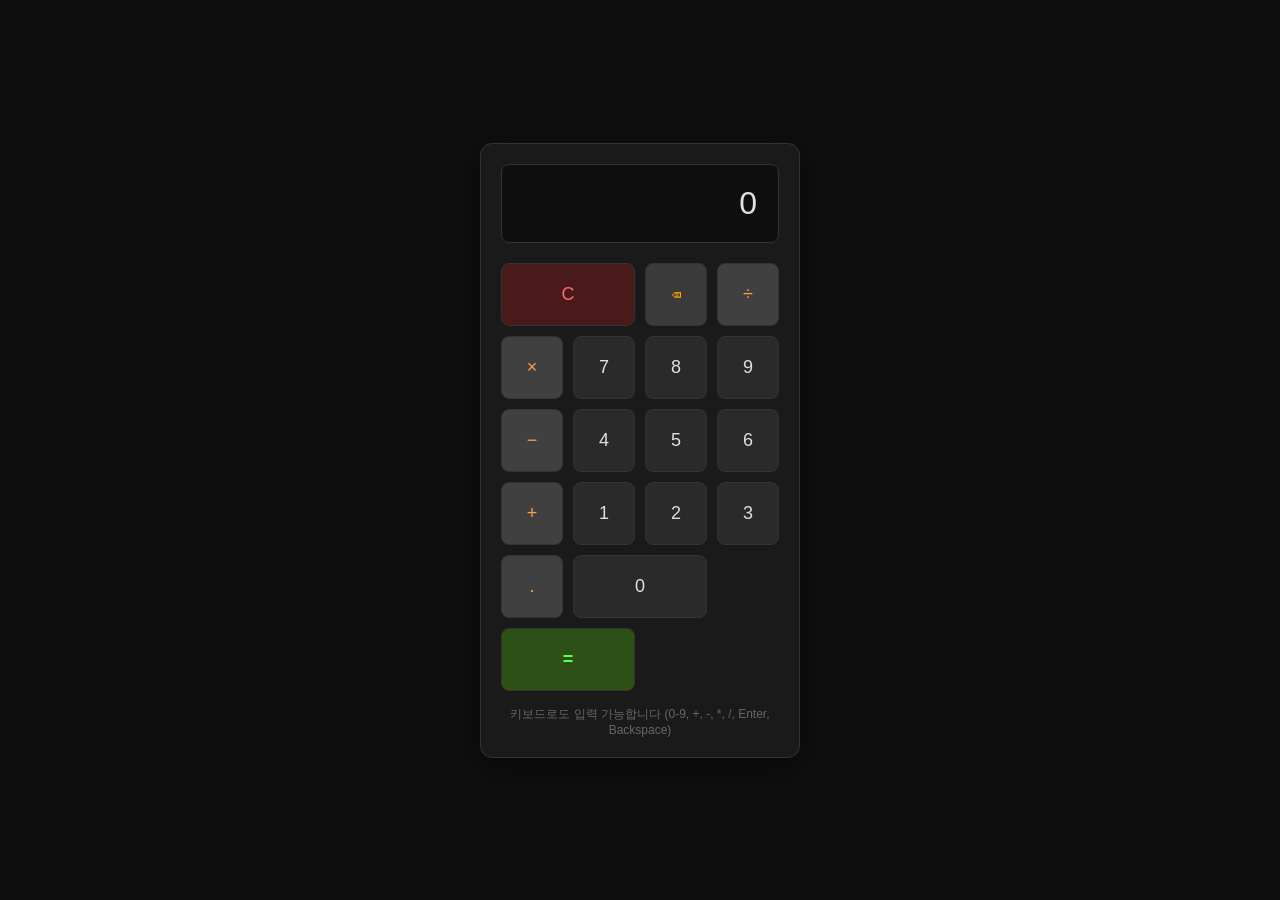
<file: calculator.html>
<!DOCTYPE html>
<html lang="ko">
<head>
    <meta charset="UTF-8">
    <meta name="viewport" content="width=device-width, initial-scale=1.0">
    <title>Simple Calculator</title>
    <style>
        * {
            margin: 0;
            padding: 0;
            box-sizing: border-box;
        }

        body {
            font-family: 'Segoe UI', Tahoma, Geneva, Verdana, sans-serif;
            background: #0f0f0f;
            min-height: 100vh;
            display: flex;
            justify-content: center;
            align-items: center;
            padding: 20px;
        }

        .calculator {
            background: #1a1a1a;
            border: 1px solid #333;
            border-radius: 12px;
            padding: 20px;
            width: 100%;
            max-width: 320px;
            box-shadow: 0 8px 32px rgba(0, 0, 0, 0.5);
        }

        .display {
            background: #0f0f0f;
            border: 1px solid #333;
            border-radius: 8px;
            padding: 20px;
            margin-bottom: 20px;
            text-align: right;
            color: #e0e0e0;
            font-size: 32px;
            font-weight: 300;
            word-wrap: break-word;
            word-break: break-all;
            min-height: 60px;
            display: flex;
            align-items: center;
            justify-content: flex-end;
            letter-spacing: 1px;
        }

        .buttons {
            display: grid;
            grid-template-columns: repeat(4, 1fr);
            gap: 10px;
        }

        button {
            padding: 20px;
            border: 1px solid #333;
            background: #252525;
            color: #e0e0e0;
            border-radius: 8px;
            font-size: 18px;
            font-weight: 500;
            cursor: pointer;
            transition: all 0.2s;
        }

        button:hover {
            background: #303030;
            border-color: #444;
        }

        button:active {
            transform: scale(0.95);
            background: #1f1f1f;
        }

        /* 숫자 버튼 */
        button.number {
            background: #2a2a2a;
        }

        button.number:hover {
            background: #353535;
        }

        /* 연산자 버튼 */
        button.operator {
            background: #404040;
            color: #ff9f43;
        }

        button.operator:hover {
            background: #4a4a4a;
            border-color: #555;
        }

        /* 특수 버튼 */
        button.equals {
            background: #2d5016;
            color: #5dff5d;
            grid-column: span 2;
            font-weight: 600;
        }

        button.equals:hover {
            background: #3a6b1f;
        }

        button.clear {
            background: #4a1a1a;
            color: #ff6b6b;
            grid-column: span 2;
        }

        button.clear:hover {
            background: #5a2a2a;
        }

        button.delete {
            background: #3a3a3a;
            color: #ffa500;
        }

        button.delete:hover {
            background: #454545;
        }

        .info {
            margin-top: 15px;
            text-align: center;
            font-size: 12px;
            color: #666;
        }
    </style>
</head>
<body>
    <div class="calculator">
        <div class="display" id="display">0</div>

        <div class="buttons">
            <!-- 첫 번째 줄 -->
            <button class="clear" onclick="clearDisplay()">C</button>
            <button class="delete" onclick="deleteLast()">⌫</button>
            <button class="operator" onclick="appendOperator('/')">÷</button>
            <button class="operator" onclick="appendOperator('*')">×</button>

            <!-- 두 번째 줄 -->
            <button class="number" onclick="appendNumber('7')">7</button>
            <button class="number" onclick="appendNumber('8')">8</button>
            <button class="number" onclick="appendNumber('9')">9</button>
            <button class="operator" onclick="appendOperator('-')">−</button>

            <!-- 세 번째 줄 -->
            <button class="number" onclick="appendNumber('4')">4</button>
            <button class="number" onclick="appendNumber('5')">5</button>
            <button class="number" onclick="appendNumber('6')">6</button>
            <button class="operator" onclick="appendOperator('+')">+</button>

            <!-- 네 번째 줄 -->
            <button class="number" onclick="appendNumber('1')">1</button>
            <button class="number" onclick="appendNumber('2')">2</button>
            <button class="number" onclick="appendNumber('3')">3</button>
            <button class="operator" onclick="appendOperator('.')" id="dotBtn">.</button>

            <!-- 다섯 번째 줄 -->
            <button class="number" onclick="appendNumber('0')" style="grid-column: span 2;">0</button>
            <button class="equals" onclick="calculate()">=</button>
        </div>

        <div class="info">
            키보드로도 입력 가능합니다 (0-9, +, -, *, /, Enter, Backspace)
        </div>
    </div>

    <script>
        const display = document.getElementById('display');
        const dotBtn = document.getElementById('dotBtn');
        let currentInput = '0';
        let previousInput = '';
        let operator = '';
        let shouldResetDisplay = false;

        // 숫자 입력
        function appendNumber(number) {
            if (shouldResetDisplay) {
                currentInput = number;
                shouldResetDisplay = false;
            } else {
                currentInput = currentInput === '0' ? number : currentInput + number;
            }
            updateDisplay();
        }

        // 연산자 입력
        function appendOperator(op) {
            if (op === '.') {
                if (!currentInput.includes('.')) {
                    currentInput += '.';
                }
            } else {
                if (previousInput && currentInput && operator) {
                    calculate();
                }
                previousInput = currentInput;
                operator = op;
                shouldResetDisplay = true;
                dotBtn.disabled = false;
            }
            updateDisplay();
        }

        // 계산
        function calculate() {
            if (!previousInput || !currentInput || !operator) return;

            let result;
            const prev = parseFloat(previousInput);
            const current = parseFloat(currentInput);

            switch (operator) {
                case '+':
                    result = prev + current;
                    break;
                case '-':
                    result = prev - current;
                    break;
                case '*':
                    result = prev * current;
                    break;
                case '/':
                    result = current !== 0 ? prev / current : 'Error';
                    break;
                default:
                    return;
            }

            currentInput = result.toString();
            previousInput = '';
            operator = '';
            shouldResetDisplay = true;
            dotBtn.disabled = false;
            updateDisplay();
        }

        // 초기화
        function clearDisplay() {
            currentInput = '0';
            previousInput = '';
            operator = '';
            shouldResetDisplay = false;
            dotBtn.disabled = false;
            updateDisplay();
        }

        // 마지막 글자 삭제
        function deleteLast() {
            if (currentInput.length > 1) {
                currentInput = currentInput.slice(0, -1);
            } else {
                currentInput = '0';
            }
            updateDisplay();
        }

        // 화면 업데이트
        function updateDisplay() {
            display.textContent = currentInput;
        }

        // 키보드 입력
        document.addEventListener('keydown', (e) => {
            const key = e.key;

            if (key >= '0' && key <= '9') {
                appendNumber(key);
            } else if (key === '+' || key === '-' || key === '*' || key === '/') {
                e.preventDefault();
                appendOperator(key);
            } else if (key === '.') {
                e.preventDefault();
                appendOperator('.');
            } else if (key === 'Enter') {
                e.preventDefault();
                calculate();
            } else if (key === 'Backspace') {
                e.preventDefault();
                deleteLast();
            } else if (key.toLowerCase() === 'c') {
                clearDisplay();
            }
        });

        // 초기 표시
        updateDisplay();
    </script>
</body>
</html>
</file>
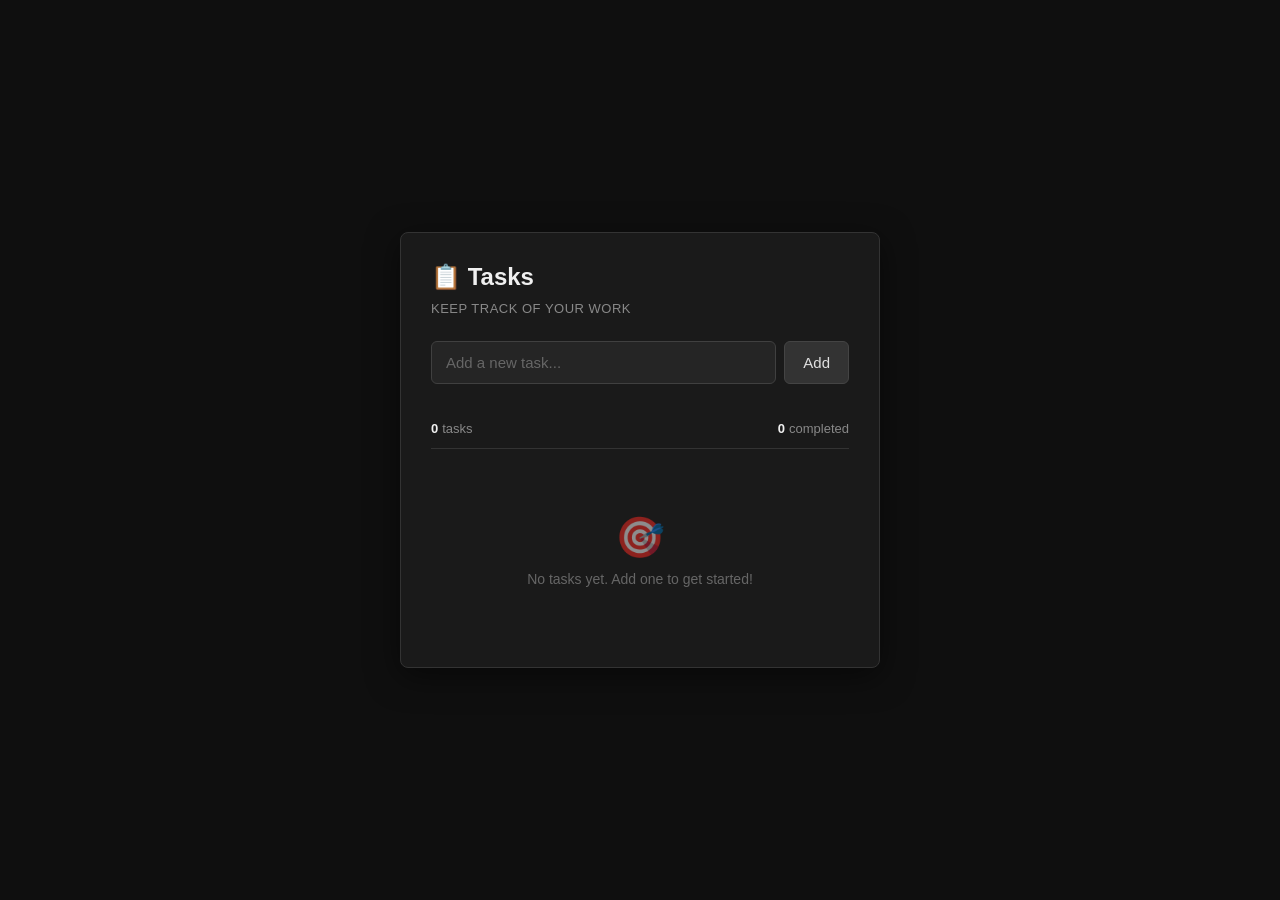
<file: todo-dark.html>
<!DOCTYPE html>
<html lang="ko">
<head>
    <meta charset="UTF-8">
    <meta name="viewport" content="width=device-width, initial-scale=1.0">
    <title>Todo List - Dark Theme</title>
    <style>
        * {
            margin: 0;
            padding: 0;
            box-sizing: border-box;
        }

        body {
            font-family: 'Segoe UI', Tahoma, Geneva, Verdana, sans-serif;
            background: #0f0f0f;
            color: #e0e0e0;
            min-height: 100vh;
            display: flex;
            justify-content: center;
            align-items: center;
            padding: 20px;
        }

        .container {
            background: #1a1a1a;
            border: 1px solid #333;
            border-radius: 8px;
            width: 100%;
            max-width: 480px;
            padding: 30px;
            box-shadow: 0 8px 32px rgba(0, 0, 0, 0.5);
        }

        h1 {
            color: #f0f0f0;
            margin-bottom: 10px;
            font-size: 24px;
            font-weight: 600;
        }

        .subtitle {
            color: #888;
            font-size: 13px;
            margin-bottom: 25px;
            text-transform: uppercase;
            letter-spacing: 0.5px;
        }

        .input-group {
            display: flex;
            gap: 8px;
            margin-bottom: 25px;
        }

        input[type="text"] {
            flex: 1;
            padding: 12px 14px;
            background: #252525;
            border: 1px solid #404040;
            border-radius: 6px;
            color: #e0e0e0;
            font-size: 15px;
            transition: all 0.2s;
        }

        input[type="text"]:focus {
            outline: none;
            border-color: #555;
            background: #2a2a2a;
        }

        input[type="text"]::placeholder {
            color: #666;
        }

        button {
            padding: 12px 18px;
            background: #333;
            color: #e0e0e0;
            border: 1px solid #444;
            border-radius: 6px;
            font-size: 15px;
            cursor: pointer;
            transition: all 0.2s;
            font-weight: 500;
        }

        button:hover {
            background: #404040;
            border-color: #555;
        }

        button:active {
            transform: scale(0.98);
        }

        .stats {
            display: flex;
            justify-content: space-between;
            margin-bottom: 15px;
            padding: 12px 0;
            border-bottom: 1px solid #333;
            font-size: 13px;
        }

        .stat-item {
            color: #888;
        }

        .stat-number {
            color: #f0f0f0;
            font-weight: 600;
            margin-right: 4px;
        }

        .todo-list {
            list-style: none;
            max-height: 500px;
            overflow-y: auto;
        }

        .todo-list::-webkit-scrollbar {
            width: 6px;
        }

        .todo-list::-webkit-scrollbar-track {
            background: #1a1a1a;
        }

        .todo-list::-webkit-scrollbar-thumb {
            background: #404040;
            border-radius: 3px;
        }

        .todo-list::-webkit-scrollbar-thumb:hover {
            background: #505050;
        }

        .todo-item {
            display: flex;
            align-items: center;
            gap: 12px;
            padding: 14px;
            border-bottom: 1px solid #252525;
            transition: background 0.15s;
        }

        .todo-item:last-child {
            border-bottom: none;
        }

        .todo-item:hover {
            background: #242424;
        }

        .todo-item input[type="checkbox"] {
            width: 18px;
            height: 18px;
            cursor: pointer;
            accent-color: #666;
        }

        .todo-text {
            flex: 1;
            color: #e0e0e0;
            font-size: 15px;
            word-break: break-word;
            line-height: 1.4;
        }

        .todo-item.completed .todo-text {
            color: #666;
            text-decoration: line-through;
        }

        .delete-btn {
            background: transparent;
            color: #888;
            padding: 6px 10px;
            font-size: 13px;
            border: none;
            border-radius: 4px;
            cursor: pointer;
            transition: all 0.2s;
            text-decoration: none;
        }

        .delete-btn:hover {
            background: #333;
            color: #ff6b6b;
        }

        .empty-state {
            text-align: center;
            color: #666;
            padding: 50px 20px;
            font-size: 14px;
        }

        .empty-state-icon {
            font-size: 40px;
            margin-bottom: 10px;
            opacity: 0.5;
        }

        .clear-all {
            width: 100%;
            margin-top: 15px;
            background: #252525;
            color: #888;
            border: 1px solid #333;
            padding: 10px;
            font-size: 13px;
        }

        .clear-all:hover {
            background: #2a2a2a;
            color: #999;
        }
    </style>
</head>
<body>
    <div class="container">
        <h1>📋 Tasks</h1>
        <div class="subtitle">Keep track of your work</div>

        <div class="input-group">
            <input
                type="text"
                id="todoInput"
                placeholder="Add a new task..."
                autocomplete="off"
            >
            <button onclick="addTodo()">Add</button>
        </div>

        <div class="stats">
            <span class="stat-item">
                <span class="stat-number" id="totalCount">0</span>tasks
            </span>
            <span class="stat-item">
                <span class="stat-number" id="completedCount">0</span>completed
            </span>
        </div>

        <ul class="todo-list" id="todoList"></ul>

        <div class="empty-state" id="emptyState">
            <div class="empty-state-icon">🎯</div>
            <div>No tasks yet. Add one to get started!</div>
        </div>

        <button class="clear-all" id="clearAllBtn" onclick="clearCompleted()" style="display: none;">
            Clear completed tasks
        </button>
    </div>

    <script>
        const todoInput = document.getElementById('todoInput');
        const todoList = document.getElementById('todoList');
        const emptyState = document.getElementById('emptyState');
        const totalCount = document.getElementById('totalCount');
        const completedCount = document.getElementById('completedCount');
        const clearAllBtn = document.getElementById('clearAllBtn');

        // 로컬스토리지에서 todo 로드
        function loadTodos() {
            const saved = localStorage.getItem('todos-dark');
            return saved ? JSON.parse(saved) : [];
        }

        // 로컬스토리지에 저장
        function saveTodos(todos) {
            localStorage.setItem('todos-dark', JSON.stringify(todos));
        }

        // 통계 업데이트
        function updateStats() {
            const todos = loadTodos();
            const completed = todos.filter(t => t.completed).length;
            totalCount.textContent = todos.length;
            completedCount.textContent = completed;
            clearAllBtn.style.display = completed > 0 ? 'block' : 'none';
        }

        // 화면 렌더링
        function renderTodos() {
            const todos = loadTodos();
            todoList.innerHTML = '';

            if (todos.length === 0) {
                emptyState.style.display = 'block';
                updateStats();
                return;
            }

            emptyState.style.display = 'none';

            todos.forEach((todo, index) => {
                const li = document.createElement('li');
                li.className = `todo-item ${todo.completed ? 'completed' : ''}`;

                li.innerHTML = `
                    <input
                        type="checkbox"
                        ${todo.completed ? 'checked' : ''}
                        onchange="toggleTodo(${index})"
                    >
                    <span class="todo-text">${escapeHtml(todo.text)}</span>
                    <button class="delete-btn" onclick="deleteTodo(${index})">×</button>
                `;

                todoList.appendChild(li);
            });

            updateStats();
        }

        function addTodo() {
            const text = todoInput.value.trim();
            if (!text) return;

            const todos = loadTodos();
            todos.push({ text, completed: false });
            saveTodos(todos);

            todoInput.value = '';
            renderTodos();
            todoInput.focus();
        }

        function toggleTodo(index) {
            const todos = loadTodos();
            todos[index].completed = !todos[index].completed;
            saveTodos(todos);
            renderTodos();
        }

        function deleteTodo(index) {
            const todos = loadTodos();
            todos.splice(index, 1);
            saveTodos(todos);
            renderTodos();
        }

        function clearCompleted() {
            const todos = loadTodos();
            const filtered = todos.filter(t => !t.completed);
            saveTodos(filtered);
            renderTodos();
        }

        function escapeHtml(text) {
            const div = document.createElement('div');
            div.textContent = text;
            return div.innerHTML;
        }

        // 엔터 키 지원
        todoInput.addEventListener('keypress', (e) => {
            if (e.key === 'Enter') addTodo();
        });

        // 초기 렌더링
        renderTodos();
    </script>
</body>
</html>
</file>
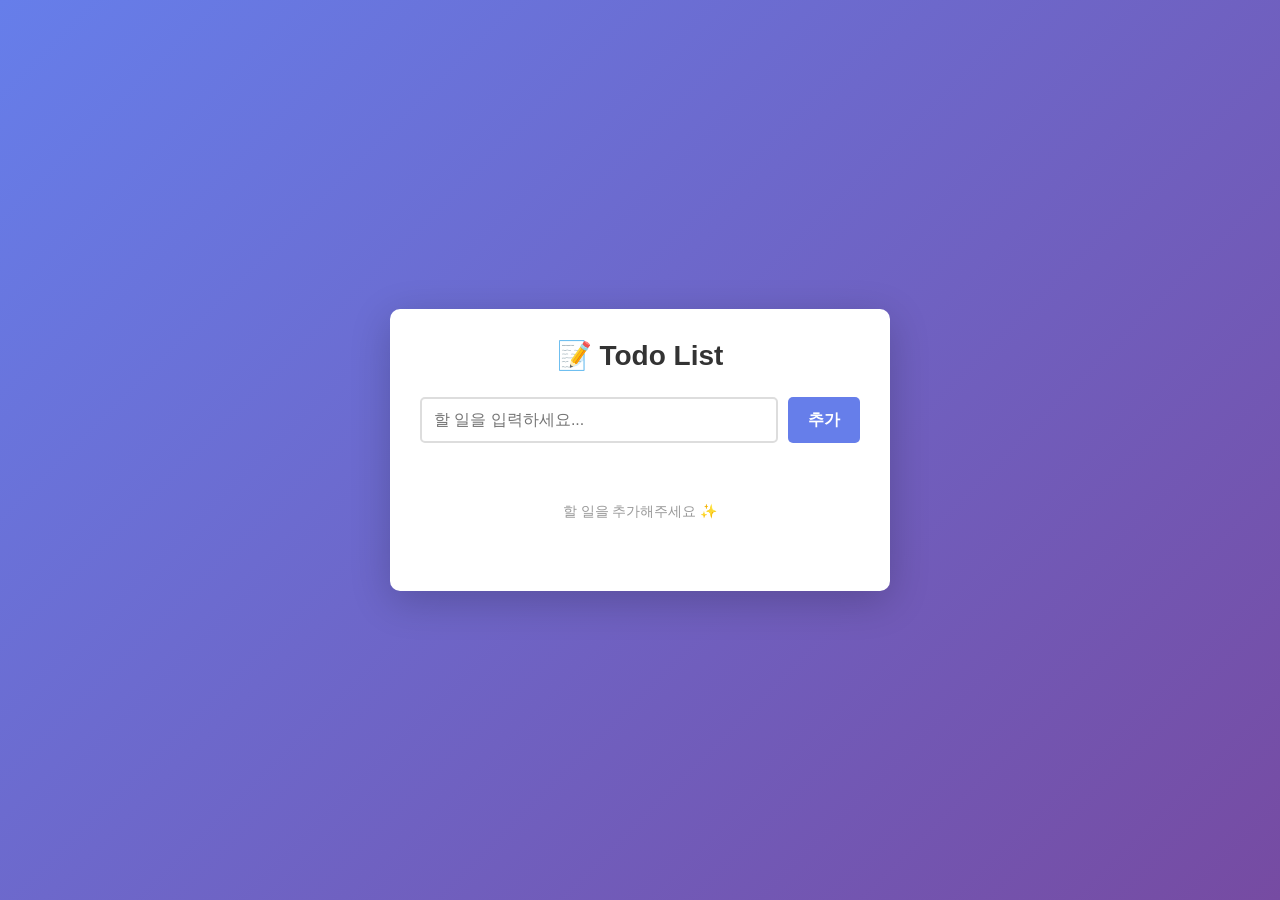
<file: todo.html>
<!DOCTYPE html>
<html lang="ko">
<head>
    <meta charset="UTF-8">
    <meta name="viewport" content="width=device-width, initial-scale=1.0">
    <title>Todo List</title>
    <style>
        * {
            margin: 0;
            padding: 0;
            box-sizing: border-box;
        }

        body {
            font-family: -apple-system, BlinkMacSystemFont, 'Segoe UI', Roboto, Oxygen, Ubuntu, Cantarell, sans-serif;
            background: linear-gradient(135deg, #667eea 0%, #764ba2 100%);
            min-height: 100vh;
            display: flex;
            justify-content: center;
            align-items: center;
            padding: 20px;
        }

        .container {
            background: white;
            border-radius: 10px;
            box-shadow: 0 10px 40px rgba(0, 0, 0, 0.2);
            width: 100%;
            max-width: 500px;
            padding: 30px;
        }

        h1 {
            color: #333;
            margin-bottom: 25px;
            text-align: center;
            font-size: 28px;
        }

        .input-group {
            display: flex;
            gap: 10px;
            margin-bottom: 20px;
        }

        input[type="text"] {
            flex: 1;
            padding: 12px;
            border: 2px solid #ddd;
            border-radius: 5px;
            font-size: 16px;
            transition: border-color 0.3s;
        }

        input[type="text"]:focus {
            outline: none;
            border-color: #667eea;
        }

        button {
            padding: 12px 20px;
            background: #667eea;
            color: white;
            border: none;
            border-radius: 5px;
            font-size: 16px;
            cursor: pointer;
            transition: background 0.3s;
            font-weight: 600;
        }

        button:hover {
            background: #5568d3;
        }

        .todo-list {
            list-style: none;
        }

        .todo-item {
            display: flex;
            align-items: center;
            gap: 12px;
            padding: 15px;
            border-bottom: 1px solid #eee;
            transition: background 0.2s;
        }

        .todo-item:last-child {
            border-bottom: none;
        }

        .todo-item:hover {
            background: #f9f9f9;
        }

        .todo-item input[type="checkbox"] {
            width: 20px;
            height: 20px;
            cursor: pointer;
        }

        .todo-text {
            flex: 1;
            color: #333;
            font-size: 16px;
            word-break: break-word;
        }

        .todo-item.completed .todo-text {
            color: #999;
            text-decoration: line-through;
        }

        .delete-btn {
            background: #ff6b6b;
            padding: 6px 12px;
            font-size: 14px;
            border-radius: 4px;
        }

        .delete-btn:hover {
            background: #ff5252;
        }

        .empty-state {
            text-align: center;
            color: #999;
            padding: 40px 20px;
            font-size: 14px;
        }
    </style>
</head>
<body>
    <div class="container">
        <h1>📝 Todo List</h1>

        <div class="input-group">
            <input
                type="text"
                id="todoInput"
                placeholder="할 일을 입력하세요..."
                autocomplete="off"
            >
            <button onclick="addTodo()">추가</button>
        </div>

        <ul class="todo-list" id="todoList"></ul>
        <div class="empty-state" id="emptyState">
            할 일을 추가해주세요 ✨
        </div>
    </div>

    <script>
        const todoInput = document.getElementById('todoInput');
        const todoList = document.getElementById('todoList');
        const emptyState = document.getElementById('emptyState');

        // 로컬스토리지에서 todo 로드
        function loadTodos() {
            const saved = localStorage.getItem('todos');
            return saved ? JSON.parse(saved) : [];
        }

        // 로컬스토리지에 저장
        function saveTodos(todos) {
            localStorage.setItem('todos', JSON.stringify(todos));
        }

        // 화면 렌더링
        function renderTodos() {
            const todos = loadTodos();
            todoList.innerHTML = '';

            if (todos.length === 0) {
                emptyState.style.display = 'block';
                return;
            }

            emptyState.style.display = 'none';

            todos.forEach((todo, index) => {
                const li = document.createElement('li');
                li.className = `todo-item ${todo.completed ? 'completed' : ''}`;

                li.innerHTML = `
                    <input
                        type="checkbox"
                        ${todo.completed ? 'checked' : ''}
                        onchange="toggleTodo(${index})"
                    >
                    <span class="todo-text">${escapeHtml(todo.text)}</span>
                    <button class="delete-btn" onclick="deleteTodo(${index})">삭제</button>
                `;

                todoList.appendChild(li);
            });
        }

        function addTodo() {
            const text = todoInput.value.trim();
            if (!text) return;

            const todos = loadTodos();
            todos.push({ text, completed: false });
            saveTodos(todos);

            todoInput.value = '';
            renderTodos();
            todoInput.focus();
        }

        function toggleTodo(index) {
            const todos = loadTodos();
            todos[index].completed = !todos[index].completed;
            saveTodos(todos);
            renderTodos();
        }

        function deleteTodo(index) {
            const todos = loadTodos();
            todos.splice(index, 1);
            saveTodos(todos);
            renderTodos();
        }

        function escapeHtml(text) {
            const div = document.createElement('div');
            div.textContent = text;
            return div.innerHTML;
        }

        // 엔터 키 지원
        todoInput.addEventListener('keypress', (e) => {
            if (e.key === 'Enter') addTodo();
        });

        // 초기 렌더링
        renderTodos();
    </script>
</body>
</html>
</file>
